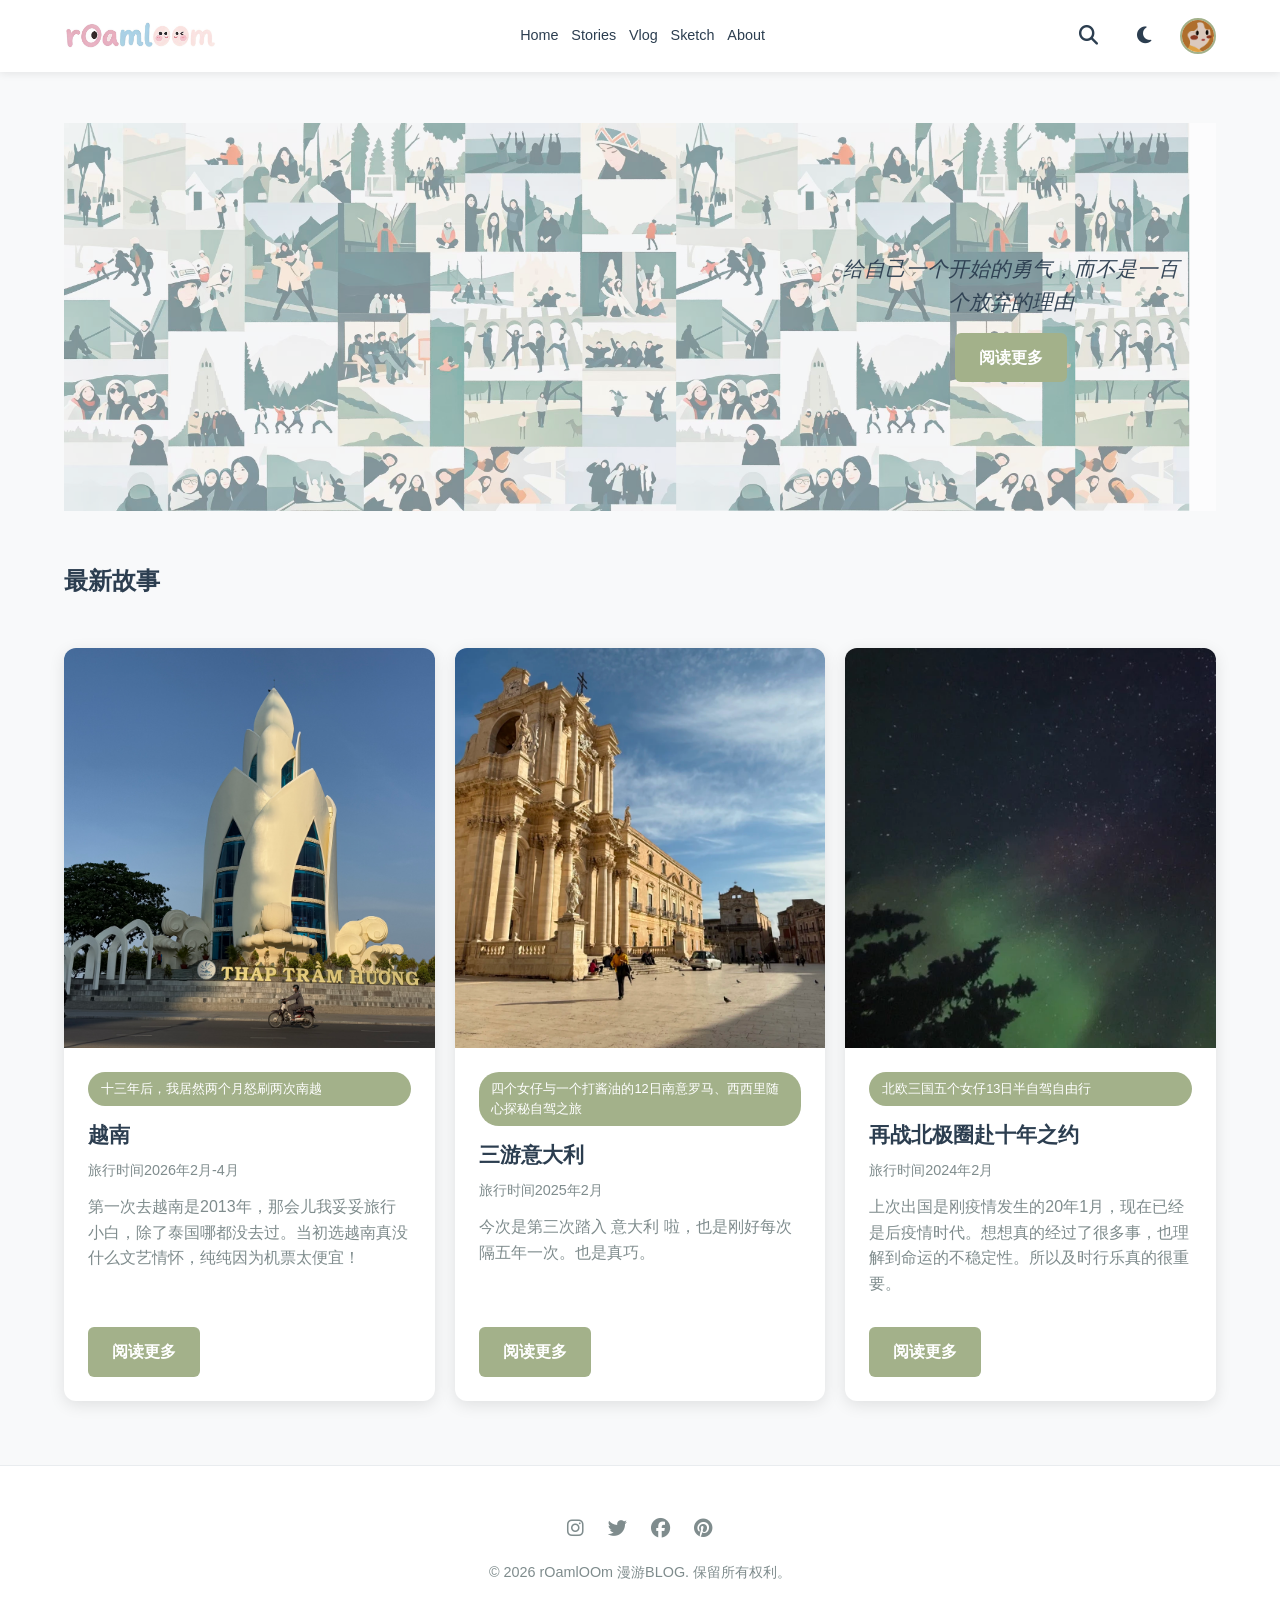
<file: index.html>
<!DOCTYPE html>
<html lang="zh-CN">

<style>
    /* ===== 网页端导航 (正常大小) ===== */
    @media (min-width: 769px) {
        .nav-menu {
            display: flex;
            list-style: none;
            gap: 2rem;
            margin: 0;
            padding: 0;
        }
        
        .nav-menu a {
            font-family: 'Comic Sans MS', 'Chalkboard SE', '幼圆', 'Yuanti SC', cursive, sans-serif;
            font-size: 1.3rem;
            font-weight: 500;
            color: var(--text-primary);
            text-decoration: none;
            padding: 0.5rem 0.8rem;
            transition: all 0.2s ease;
            border-radius: 30px;
            display: inline-block;
        }
        
        .nav-menu a:hover {
            color: var(--accent-main);
            background: rgba(163, 177, 138, 0.1);
            transform: translateY(-2px);
        }
        
        .logo img {
            height: 40px;
        }
        
        .nav-avatar {
            width: 36px;
            height: 36px;
        }
        
        .nav-btn {
            font-size: 1.2rem;
            width: 40px;
            height: 40px;
        }
    }
    
    /* ===== Banner 容器（彻底无底色） ===== */
    .hero-banner-box {
        position: relative;
        width: 100%;
        max-height: 450px;
        aspect-ratio: 16 / 7;
        border-radius: 16px;
        overflow: hidden;
        background: none !important; /* 彻底去除容器一切底色 */
        box-shadow: none !important;
    }

    /* 照片：100% 完整显示（不裁剪、不变形） */
    .hero-banner-img {
        width: 100%;
        height: 100%;
        object-fit: contain; /* 保证整张照片完整显示，绝不裁切 */
        object-position: center;
        display: block;
        opacity: 50%; 
        background: none !important;
    }

    /* 左侧 4/5 区域 */
    .hero-banner-left-4-5 {
        position: absolute;
        top: 0;
        left: 0;
        width: 80%;
        height: 100%;
        z-index: 1;
        pointer-events: none;
    }

    /* 右侧 1/5 区域：悬停变半透明背景 + 图标 */
    .hero-banner-right-1-5-hover {
        position: absolute;
        top: 0;
        right: 0;
        width: 35%;
        height: 100%;
        z-index: 2;
        display: flex;
        align-items: center;
        justify-content: center;
        background: transparent;
        color: rgba(255, 255, 255, 0);
        font-size: 1.8rem;
        cursor: pointer;
        transition: all 0.3s ease;
    }

    .hero-banner-right-1-5-hover:hover {
        background: rgba(0, 0, 0, 0.2);
        color: rgba(255, 255, 255, 0.95);
    }

    /* 照片右侧叠加显示的文字和按钮（保持不透明，清晰可见） */
    .hero-overlay-content {
        position: absolute;
        right: 25px;
        top: 50%;
        transform: translateY(-50%);
        max-width: 360px;
        width: 32%;
        z-index: 3;
        background: transparent !important;
        padding: 10px;
        color: var(--text-primary, #333); /* 智能兼容深浅色的文本 */
    }

    .hero-overlay-content p {
        font-size: 1.1rem; 
        font-style: italic; 
        margin-bottom: 14px; 
        line-height: 1.6; 
        font-weight: 500;
    }

    /* ===== 卡片图片高度翻倍效果 ===== */
    .stories-preview .card-image {
        height: 400px !important;
        object-fit: cover;
        width: 100%;
    }
    
    /* ===== 手机端适配 ===== */
    @media (max-width: 768px) {
        nav {
            display: flex;
            flex-wrap: wrap;
            align-items: center;
            justify-content: space-between;
            padding: 10px 0;
        }
        
        .logo img {
            height: 32px !important;
        }
        
        .nav-avatar {
            width: 32px !important;
            height: 32px !important;
        }
        
        .nav-actions {
            display: flex;
            gap: 8px;
            order: 2;
        }
        
        .nav-btn {
            font-size: 1.1rem !important;
            width: 36px !important;
            height: 36px !important;
        }
        
        .nav-menu {
            display: flex !important;
            flex-direction: row !important;
            flex-wrap: wrap !important;
            justify-content: center !important;
            align-items: center !important;
            gap: 8px !important;
            width: 100%;
            order: 3;
            margin-top: 12px;
            padding: 5px 0;
        }
        
        .nav-menu li {
            margin: 0 !important;
        }
        
        .nav-menu a {
            font-family: 'Comic Sans MS', 'Chalkboard SE', '幼圆', cursive, sans-serif;
            font-size: 1rem !important;
            padding: 6px 15px !important;
            white-space: nowrap;
            background: var(--bg-secondary);
            border: 1px solid var(--border-color);
            box-shadow: var(--shadow-sm);
            text-decoration: none;
            border-radius: 30px;
        }
        
        .nav-menu a:hover {
            background: var(--accent-main);
            color: white;
            transform: translateY(-2px);
        }
        
        .hero-banner-box {
            aspect-ratio: 16 / 9 !important;
            max-height: none !important;
            background: none !important;
        }

        .hero-overlay-content {
            width: auto !important;
            max-width: 90% !important;
            right: 50% !important;
            bottom: 12px !important;
            top: auto !important;
            transform: translateX(50%) !important;
            text-align: center;
            padding: 5px !important;
            background: transparent !important;
        }

        .hero-overlay-content p {
            font-size: 0.85rem !important;
            margin-bottom: 8px !important;
            line-height: 1.4 !important;
        }

        .hero-overlay-content .btn-read {
            font-size: 0.8rem !important;
            padding: 4px 14px !important;
        }

        .stories-row {
            flex-direction: column !important;
        }
        
        .stories-preview .card-image {
            height: 250px !important;
        }
    }
    
    @media (max-width: 480px) {
        .nav-menu a {
            font-size: 0.9rem !important;
            padding: 5px 12px !important;
        }
        
        .logo img {
            height: 28px !important;
        }
        
        .nav-avatar {
            width: 28px !important;
            height: 28px !important;
        }
        
        .nav-btn {
            font-size: 1rem !important;
            width: 32px !important;
            height: 32px !important;
        }
    }
</style>
    
<head>
    <meta charset="UTF-8">
    <meta name="viewport" content="width=device-width, initial-scale=1.0">
    <meta name="description" content="漫游BLOG - 旅行故事和足迹">
    <title>Home - 漫游BLOG</title>
    <link rel="stylesheet" href="css/style.css">
    <link rel="stylesheet" href="https://cdnjs.cloudflare.com/ajax/libs/font-awesome/6.4.0/css/all.min.css">
</head>
<body>
    <!-- Header -->
    <header>
        <div class="container">
            <nav>
                <!-- Logo with Image -->
                <div class="logo">
                    <img src="images/about/logo.jpg" auto=format&fit=crop&w=100&q=80" alt="rOamlOOm Logo" style="height: 40px;">
                </div>

                <ul class="nav-menu">
                    <li><a href="index.html">Home</a></li>
                    <li><a href="stories.html">Stories</a></li>
                    <li><a href="vlog.html">Vlog</a></li>
                    <li><a href="sketch.html">Sketch</a></li>
                    <li><a href="about.html">About</a></li>
                </ul>

                <div class="nav-actions">
                    <button class="nav-btn" id="search-toggle" title="搜索">
                        <i class="fas fa-search"></i>
                    </button>
                    <button class="nav-btn" id="theme-toggle" title="切换主题">
                        <i class="fas fa-moon"></i>
                    </button>
                    <img src="images/about/me.jpeg" auto=format&fit=crop&w=100&q=80" alt="个人头像" class="nav-avatar" title="个人头像">
                </div>
            </nav>
        </div>
    </header>

    <!-- Hero Banner -->
    <section class="hero" style="min-height: auto; padding: 20px 0; background: none;">
        <div class="container">
            <div class="hero-banner-box">
                <!-- 100% 完整显示且保持 30% 透明度的照片 -->
                <img src="images/about/indexcover.jpg" alt="Banner Image" class="hero-banner-img">
                
                <!-- 左侧 4/5 区域：永远 100% 透明 -->
                <div class="hero-banner-left-4-5"></div>

                <!-- 右侧 1/5 区域：悬停变 20% 背景透明度 + 图标 -->
                <div class="hero-banner-right-1-5-hover" title="查看详情">
                    <i class="fas fa-arrow-right"></i>
                </div>

                <!-- 照片右侧直接显示的文字与按钮 -->
                <div class="hero-overlay-content">
                    <p>
                        给自己一个开始的勇气，而不是一百个放弃的理由
                    </p>
                    <a href="stories.html" class="btn-read">阅读更多</a>
                </div>
            </div>
        </div>
    </section>

    <!-- Main Content -->
    <main class="container">
        <section class="stories-preview" style="width: 100%;">
            <h2 style="margin-bottom: 1.5rem;">最新故事</h2>
            
            <div class="stories-row" style="display: flex; gap: 20px;">
                <div class="card" style="flex: 1; margin: 0; display: flex; flex-direction: column;">
                    <img src="images/vitnam/vitnam10.jpg" alt="越南" class="card-image">
                    <div class="card-content" style="display: flex; flex-direction: column; flex: 1;">
                        <span class="card-tag">十三年后，我居然两个月怒刷两次南越</span>
                        <h3 class="card-title">越南</h3>
                        <p class="card-meta">旅行时间2026年2月-4月 </p>
                        <p class="card-description" style="flex: 1;">第一次去越南是2013年，那会儿我妥妥旅行小白，除了泰国哪都没去过。当初选越南真没什么文艺情怀，纯纯因为机票太便宜！</p>
                        <a href="post/vitnam.html" class="btn-read" style="align-self: flex-start; margin-top: 15px;">阅读更多</a>
                    </div>
                </div>

                <div class="card" style="flex: 1; margin: 0; display: flex; flex-direction: column;">
                    <img src="images/italy3/images.jpg" auto=format&fit=crop&w=600&q=80" alt="意大利" class="card-image">
                    <div class="card-content" style="display: flex; flex-direction: column; flex: 1;">
                        <span class="card-tag">四个女仔与一个打酱油的12日南意罗马、西西里随心探秘自驾之旅</span>
                        <h3 class="card-title">三游意大利</h3>
                        <p class="card-meta">旅行时间2025年2月</p>
                        <p class="card-description" style="flex: 1;">今次是第三次踏入 意大利 啦，也是刚好每次隔五年一次。也是真巧。</p>
                        <a href="post/italy3-trip.html" class="btn-read" style="align-self: flex-start; margin-top: 15px;">阅读更多</a>
                    </div>
                </div>

                <div class="card" style="flex: 1; margin: 0; display: flex; flex-direction: column;">
                    <img src="images/norway2/images.jpg" auto=format&fit=crop&w=600&q=80" alt="挪威" class="card-image">
                    <div class="card-content" style="display: flex; flex-direction: column; flex: 1;">
                        <span class="card-tag">北欧三国五个女仔13日半自驾自由行</span>
                        <h3 class="card-title">再战北极圈赴十年之约</h3>
                        <p class="card-meta">旅行时间2024年2月</p>
                        <p class="card-description" style="flex: 1;">上次出国是刚疫情发生的20年1月，现在已经是后疫情时代。想想真的经过了很多事，也理解到命运的不稳定性。所以及时行乐真的很重要。</p>
                        <a href="post/norway2-trip.html" class="btn-read" style="align-self: flex-start; margin-top: 15px;">阅读更多</a>
                    </div>
                </div>
            </div>
        </section>
    </main>

    <!-- Search Modal -->
    <div class="search-modal" id="search-modal">
        <div class="search-modal-content">
            <input type="text" class="search-input" id="search-input" placeholder="搜索故事、城市...">
            <div class="search-results" id="search-results"></div>
        </div>
    </div>

    <!-- Footer -->
    <footer>
        <div class="footer-content">
            <div class="footer-links">
                <a href="#" title="Instagram"><i class="fab fa-instagram"></i></a>
                <a href="#" title="Twitter"><i class="fab fa-twitter"></i></a>
                <a href="#" title="Facebook"><i class="fab fa-facebook"></i></a>
                <a href="#" title="Pinterest"><i class="fab fa-pinterest"></i></a>
            </div>
            <p class="footer-copyright">&copy; 2026 rOamlOOm 漫游BLOG. 保留所有权利。</p>
        </div>
    </footer>

    <script src="js/main.js"></script>
</body>
</html>
</file>
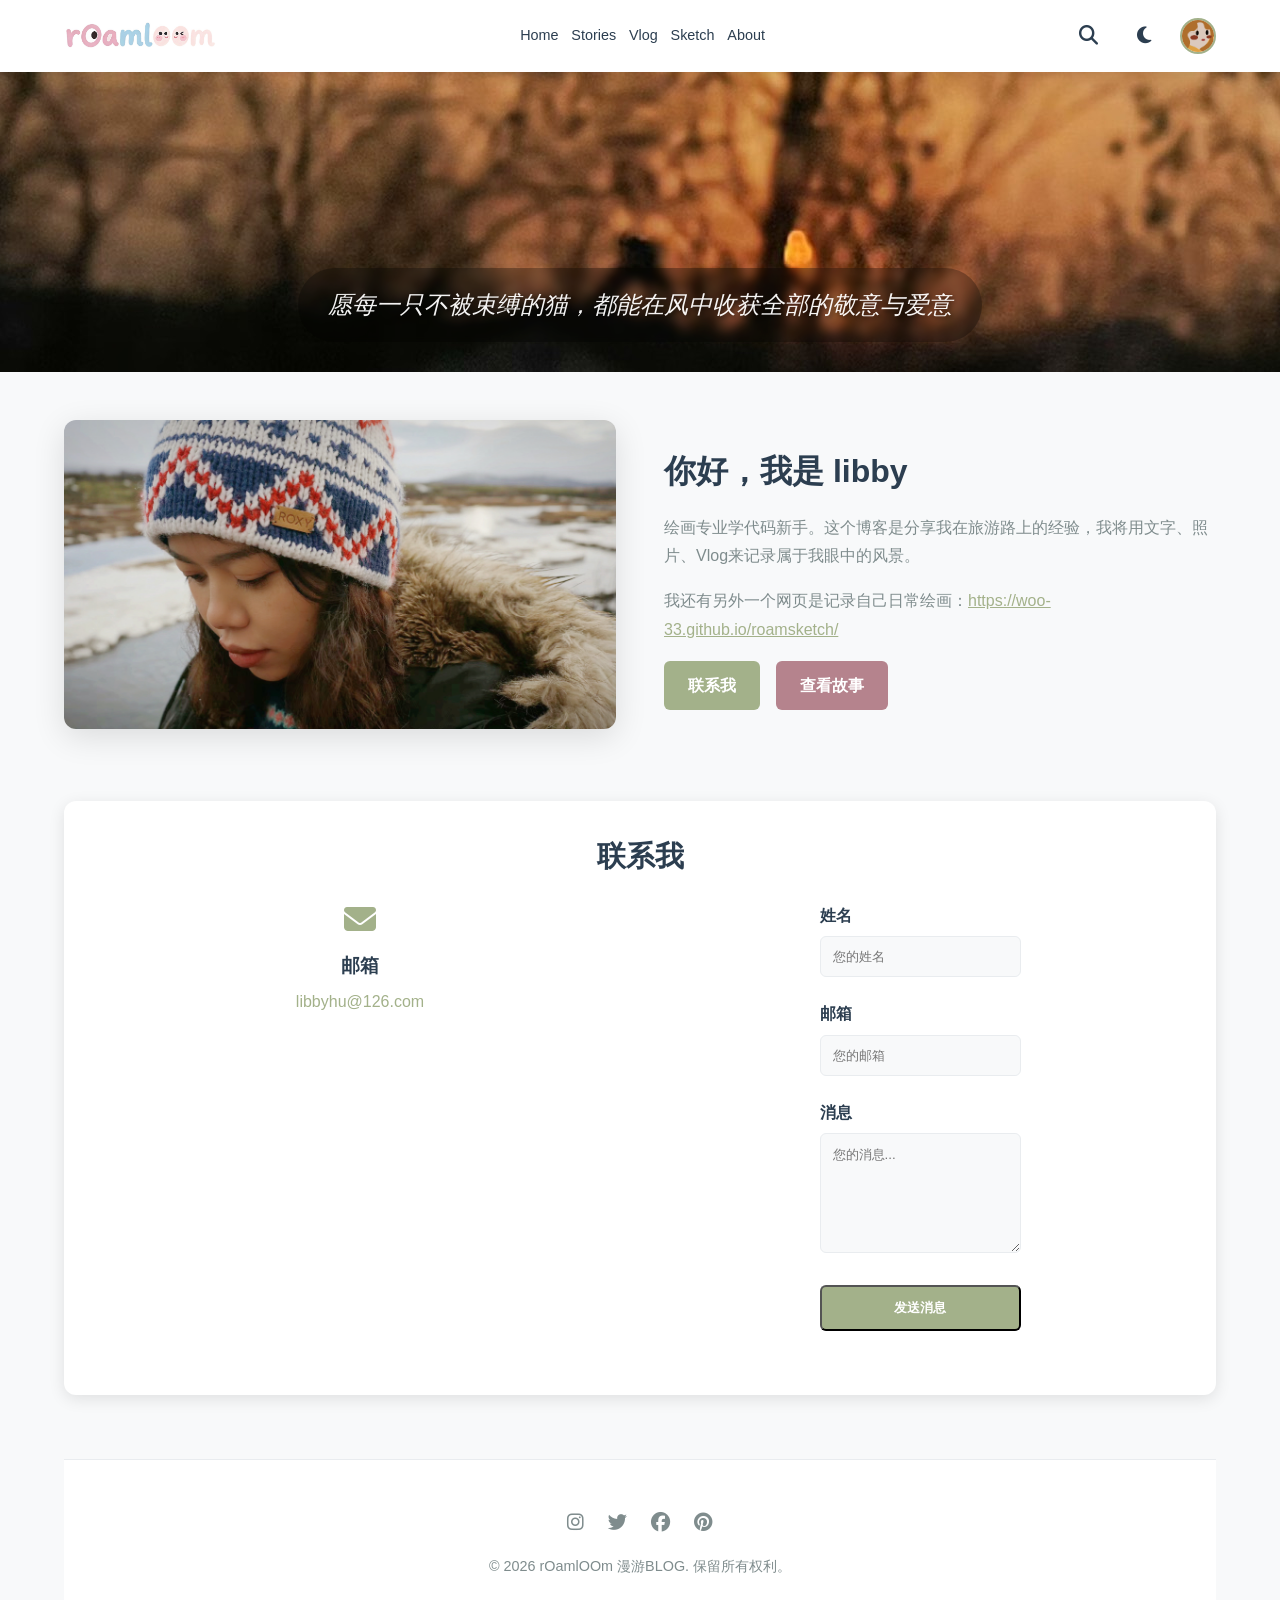
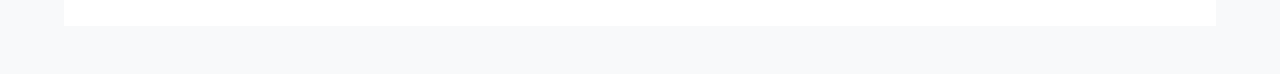
<file: about.html>
<!DOCTYPE html>
<html lang="zh-CN">

<style>
    /* ===== 网页端导航 (正常大小) ===== */
    @media (min-width: 769px) {
        .nav-menu {
            display: flex;
            list-style: none;
            gap: 2rem;
            margin: 0;
            padding: 0;
        }
        
        .nav-menu a {
            font-family: 'Comic Sans MS', 'Chalkboard SE', '幼圆', 'Yuanti SC', cursive, sans-serif;
            font-size: 1.3rem;  /* 网页端正常大小 */
            font-weight: 500;
            color: var(--text-primary);
            text-decoration: none;
            padding: 0.5rem 0.8rem;
            transition: all 0.2s ease;
            border-radius: 30px;
            display: inline-block;
        }
        
        .nav-menu a:hover {
            color: var(--accent-main);
            background: rgba(163, 177, 138, 0.1);
            transform: translateY(-2px);
        }
        
        /* Logo 和头像网页端正常大小 */
        .logo img {
            height: 40px;
        }
        
        .nav-avatar {
            width: 36px;
            height: 36px;
        }
        
        .nav-btn {
            font-size: 1.2rem;
            width: 40px;
            height: 40px;
        }
    }
    
    /* ===== 手机端导航 (紧凑版) ===== */
    @media (max-width: 768px) {
        nav {
            display: flex;
            flex-wrap: wrap;
            align-items: center;
            justify-content: space-between;
            padding: 10px 0;
        }
        
        /* Logo 和头像缩小 */
        .logo img {
            height: 32px !important;
        }
        
        .nav-avatar {
            width: 32px !important;
            height: 32px !important;
        }
        
        /* 按钮组 */
        .nav-actions {
            display: flex;
            gap: 8px;
            order: 2;
        }
        
        .nav-btn {
            font-size: 1.1rem !important;
            width: 36px !important;
            height: 36px !important;
        }
        
        /* 导航菜单 - 放在第二行 */
        .nav-menu {
            display: flex !important;
            flex-direction: row !important;
            flex-wrap: wrap !important;
            justify-content: center !important;
            align-items: center !important;
            gap: 8px !important;
            width: 100%;
            order: 3;
            margin-top: 12px;
            padding: 5px 0;
        }
        
        .nav-menu li {
            margin: 0 !important;
        }
        
        .nav-menu a {
            font-family: 'Comic Sans MS', 'Chalkboard SE', '幼圆', cursive, sans-serif;
            font-size: 1rem !important;
            padding: 6px 15px !important;
            white-space: nowrap;
            background: var(--bg-secondary);
            border: 1px solid var(--border-color);
            box-shadow: var(--shadow-sm);
            text-decoration: none;
            border-radius: 30px;
        }
        
        .nav-menu a:hover {
            background: var(--accent-main);
            color: white;
            transform: translateY(-2px);
        }
        
        /* Hero 调整 */
        .hero {
            min-height: 250px !important;
            margin-top: 10px;
        }
        
        .hero p {
            font-size: 1rem !important;
            padding: 12px 20px !important;
            white-space: normal !important;
            width: 95% !important;
        }
    }
    
    /* 更小屏幕 */
    @media (max-width: 480px) {
        .nav-menu a {
            font-size: 0.9rem !important;
            padding: 5px 12px !important;
        }
        
        .logo img {
            height: 28px !important;
        }
        
        .nav-avatar {
            width: 28px !important;
            height: 28px !important;
        }
        
        .nav-btn {
            font-size: 1rem !important;
            width: 32px !important;
            height: 32px !important;
        }
        
        .hero {
            min-height: 220px !important;
        }
        
        .hero p {
            font-size: 0.9rem !important;
            padding: 10px 15px !important;
        }
    }
</style>
    
<head>
    <meta charset="UTF-8">
    <meta name="viewport" content="width=device-width, initial-scale=1.0">
    <meta name="description" content="关于我 - 漫游BLOG">
    <title>关于 - 漫游BLOG</title>
    <link rel="stylesheet" href="css/style.css">
    <link rel="stylesheet" href="https://cdnjs.cloudflare.com/ajax/libs/font-awesome/6.4.0/css/all.min.css">
</head>
<body>
    <!-- Header -->
    <header>
        <div class="container">
            <nav>
                <div class="logo">
                    <!-- 【替换说明】将下方 src 中的图片链接替换为您的 Logo 图片 URL -->
                    <img src="images/about/logo.jpg"auto=format&fit=crop&w=100&q=80" alt="rOamlOOm Logo" style="height: 40px;">
                </div>
                <ul class="nav-menu">
                    <li><a href="index.html">Home</a></li>
                    <li><a href="stories.html">Stories</a></li>
                    <li><a href="vlog.html">Vlog</a></li>
                    <li><a href="sketch.html">Sketch</a></li>
                    <li><a href="about.html">About</a></li>
                </ul>
                <div class="nav-actions">
                    <button class="nav-btn" id="search-toggle" title="搜索">
                        <i class="fas fa-search"></i>
                    </button>
                    <button class="nav-btn" id="theme-toggle" title="切换主题">
                        <i class="fas fa-moon"></i>
                    </button>
                    <!-- 【替换说明】将下方 src 中的图片链接替换为您的个人头像 URL -->
                    <img src="images/about/me.jpeg"auto=format&fit=crop&w=100&q=80" alt="个人头像" class="nav-avatar" title="个人头像">
                </div>
            </nav>
        </div>
    </header>

    <!-- Hero -->
<section class="hero" style="background-image: url('images/about/about.jpg'); background-size: cover; background-position: center; min-height: 300px; position: relative;">
    <div class="container" style="position: absolute; bottom: 30px; left: 50%; transform: translateX(-50%); text-align: center; z-index: 2; width: 90%; max-width: 900px;">
        <p style="color: white; text-shadow: 2px 2px 4px rgba(0,0,0,0.5); font-size: 1.5rem; font-style: italic; background: rgba(0,0,0,0.3); padding: 18px 30px; border-radius: 50px; backdrop-filter: blur(3px); display: inline-block; white-space: nowrap;">
            愿每一只不被束缚的猫，都能在风中收获全部的敬意与爱意
        </p>
    </div>
</section>

    <!-- Main Content -->
    <main class="container-narrow">
        <div style="margin: 3rem 0;">
            <!-- About Section -->
            <div style="display: grid; grid-template-columns: 1fr 1fr; gap: 3rem; align-items: center; margin-bottom: 4rem;">
                <div>
                    <!-- 【替换说明】修改下方 src 为您的个人照片 URL -->
                    <img src="images/about/protrail.JPG"?auto=format&fit=crop&w=600&q=80" alt="关于我" style="width: 100%; border-radius: 12px; box-shadow: var(--shadow-lg);">
                </div>
                <div>
                    <h2 style="font-size: 2rem; margin-bottom: 1rem;">你好，我是 libby</h2>
                    <p style="margin-bottom: 1rem; line-height: 1.8; color: var(--text-secondary);">
                        绘画专业学代码新手。这个博客是分享我在旅游路上的经验，我将用文字、照片、Vlog来记录属于我眼中的风景。
                    </p>
                    </p>
                    <p style="margin-bottom: 1rem; line-height: 1.8; color: var(--text-secondary);">
                        我还有另外一个网页是记录自己日常绘画：<a href="https://woo-33.github.io/roamsketch/" target="_blank" rel="noopener noreferrer" style="color: var(--accent-main); text-decoration: underline;">https://woo-33.github.io/roamsketch/</a>
                    </p>
                    
                    <div style="display: flex; gap: 1rem;">
                        <a href="#contact" class="btn-read">联系我</a>
                        <a href="stories.html" class="btn-read" style="background: var(--accent-alt);">查看故事</a>
                    </div>
                </div>
            </div>


            <!-- Contact Section -->
            <section id="contact" style="margin: 4rem 0; padding: 2rem; background: var(--bg-secondary); border-radius: 12px; box-shadow: var(--shadow-md);">
                <h2 style="font-size: 1.8rem; margin-bottom: 1.5rem; text-align: center;">联系我</h2>
                <div style="display: grid; grid-template-columns: repeat(auto-fit, minmax(250px, 1fr)); gap: 2rem; margin-bottom: 2rem;">
                    <div style="text-align: center;">
                        <i class="fas fa-envelope" style="font-size: 2rem; color: var(--accent-main); margin-bottom: 1rem;"></i>
                        <h3 style="margin-bottom: 0.5rem;">邮箱</h3>
                        <p><a href="libbyhu@126.com" style="color: var(--accent-main); text-decoration: none;">libbyhu@126.com</a></p>
                    </div>

                <!-- Contact Form -->
                <form style="max-width: 600px; margin: 0 auto;">
                    <div style="margin-bottom: 1.5rem;">
                        <label style="display: block; font-weight: 600; margin-bottom: 0.5rem;">姓名</label>
                        <input type="text" placeholder="您的姓名" style="width: 100%; padding: 0.75rem; border: 1px solid var(--border-color); border-radius: 6px; background: var(--bg-primary); color: var(--text-primary); font-family: inherit;">
                    </div>
                    <div style="margin-bottom: 1.5rem;">
                        <label style="display: block; font-weight: 600; margin-bottom: 0.5rem;">邮箱</label>
                        <input type="email" placeholder="您的邮箱" style="width: 100%; padding: 0.75rem; border: 1px solid var(--border-color); border-radius: 6px; background: var(--bg-primary); color: var(--text-primary); font-family: inherit;">
                    </div>
                    <div style="margin-bottom: 1.5rem;">
                        <label style="display: block; font-weight: 600; margin-bottom: 0.5rem;">消息</label>
                        <textarea placeholder="您的消息..." style="width: 100%; padding: 0.75rem; border: 1px solid var(--border-color); border-radius: 6px; background: var(--bg-primary); color: var(--text-primary); font-family: inherit; min-height: 120px;"></textarea>
                    </div>
                    <button type="submit" class="btn-read" style="width: 100%;">发送消息</button>
                </form>
            </section>

    <!-- Footer -->
    <footer>
        <div class="footer-content">
            <div class="footer-links">
                <a href="#" title="Instagram"><i class="fab fa-instagram"></i></a>
                <a href="#" title="Twitter"><i class="fab fa-twitter"></i></a>
                <a href="#" title="Facebook"><i class="fab fa-facebook"></i></a>
                <a href="#" title="Pinterest"><i class="fab fa-pinterest"></i></a>
            </div>
            <p class="footer-copyright">&copy; 2026 rOamlOOm 漫游BLOG. 保留所有权利。</p>
        </div>
    </footer>

    <script src="js/main.js"></script>
</body>
</html>
</file>
<file: css/style.css>
/* Global Variables */
:root {
    --bg-primary: #f8f9fa;
    --bg-secondary: #ffffff;
    --text-primary: #2c3e50;
    --text-secondary: #7f8c8d;
    --border-color: #e9ecef;
    --accent-main: #a3b18a;
    --accent-alt: #b5838d;
    --shadow-sm: 0 2px 8px rgba(0, 0, 0, 0.08);
    --shadow-md: 0 4px 16px rgba(0, 0, 0, 0.1);
    --shadow-lg: 0 8px 32px rgba(0, 0, 0, 0.12);
}

[data-theme="dark"] {
    --bg-primary: #0f1419;
    --bg-secondary: #1a1f2e;
    --text-primary: #e8eaed;
    --text-secondary: #9ca3af;
    --border-color: #2d3748;
    --accent-main: #84a59d;
    --accent-alt: #c9a87c;
    --shadow-sm: 0 2px 8px rgba(0, 0, 0, 0.3);
    --shadow-md: 0 4px 16px rgba(0, 0, 0, 0.4);
    --shadow-lg: 0 8px 32px rgba(0, 0, 0, 0.5);
}

* {
    margin: 0;
    padding: 0;
    box-sizing: border-box;
}

html {
    scroll-behavior: smooth;
}

body {
    font-family: -apple-system, BlinkMacSystemFont, 'Segoe UI', 'PingFang SC', sans-serif;
    background-color: var(--bg-primary);
    color: var(--text-primary);
    line-height: 1.6;
    transition: background-color 0.3s ease, color 0.3s ease;
}

.container {
    max-width: 1200px;
    margin: 0 auto;
    padding: 0 1.5rem;
}

.container-narrow {
    max-width: 1200px;
    margin: 0 auto;
    padding: 0 1.5rem;
}

/* Header & Navigation */
header {
    background: var(--bg-secondary);
    box-shadow: var(--shadow-sm);
    position: sticky;
    top: 0;
    z-index: 100;
}

nav {
    display: flex;
    justify-content: space-between;
    align-items: center;
    padding: 1rem 0;
}

.logo {
    display: flex;
    align-items: center;
    gap: 0.5rem;
}

.logo img {
    height: 40px;
    width: auto;
    object-fit: contain;
}

.logo-text {
    font-size: 1.2rem;
    font-weight: 700;
    color: var(--accent-main);
    letter-spacing: 1px;
}

.nav-menu {
    display: flex;
    list-style: none;
    gap: 2rem;
}

.nav-menu a {
    color: var(--text-primary);
    font-weight: 500;
    transition: color 0.3s ease;
}

.nav-menu a:hover {
    color: var(--accent-main);
}

.nav-actions {
    display: flex;
    gap: 1rem;
    align-items: center;
}

.nav-avatar {
    width: 36px;
    height: 36px;
    border-radius: 50%;
    object-fit: cover;
    cursor: pointer;
    transition: transform 0.3s ease, box-shadow 0.3s ease;
    border: 2px solid var(--accent-main);
}

.nav-avatar:hover {
    transform: scale(1.1);
    box-shadow: var(--shadow-md);
}

.nav-btn {
    background: none;
    border: none;
    color: var(--text-primary);
    font-size: 1.2rem;
    cursor: pointer;
    transition: color 0.3s ease;
}

.nav-btn:hover {
    color: var(--accent-main);
}

/* Hero Section */
.hero {
    background: linear-gradient(135deg, var(--accent-main), #5b8fb8);
    color: white;
    padding: 6rem 0;
    text-align: center;
}

.hero h1 {
    font-size: 3.5rem;
    margin-bottom: 1rem;
    font-weight: 700;
}

.hero p {
    font-size: 1.3rem;
    opacity: 0.95;
}

/* Stories Section - Divider */
.stories-divider {
    display: grid;
    grid-template-columns: 1fr 1fr;
    gap: 2rem;
    margin: 3rem 0;
}

.stories-section {
    display: flex;
    flex-direction: column;
    gap: 2rem;
}

.stories-section-title {
    font-size: 1.5rem;
    font-weight: 700;
    color: var(--accent-main);
    margin-bottom: 1rem;
    padding-bottom: 1rem;
    border-bottom: 2px solid var(--accent-main);
}

/* Footprints Section (Home Page) */
.footprints-section {
    display: grid;
    grid-template-columns: 300px 1fr;
    gap: 3rem;
    margin: 3rem 0;
    align-items: start;
}

.footprints-list {
    background: var(--bg-secondary);
    padding: 2rem;
    border-radius: 12px;
    box-shadow: var(--shadow-md);
    position: sticky;
    top: 100px;
}

.footprints-list h3 {
    font-size: 1.2rem;
    margin-bottom: 1.5rem;
    color: var(--accent-main);
}

.footprints-category {
    margin-bottom: 2rem;
}

.footprints-category h4 {
    font-size: 0.85rem;
    text-transform: uppercase;
    letter-spacing: 1px;
    color: var(--text-secondary);
    margin-bottom: 1rem;
    font-weight: 600;
}

.footprints-list ul {
    list-style: none;
}

.footprints-list li {
    margin-bottom: 0.75rem;
}

.footprints-list a {
    display: inline-flex;
    align-items: center;
    gap: 0.5rem;
    color: var(--text-primary);
    text-decoration: none;
    border-bottom: 1px solid transparent;
    transition: all 0.3s ease;
    font-size: 0.95rem;
}

.footprints-list a:hover {
    color: var(--accent-main);
    border-bottom-color: var(--accent-main);
    padding-left: 0.5rem;
}

.stories-preview {
    display: flex;
    flex-direction: column;
    gap: 1.5rem;
}

/* Grid & Cards */
.grid {
    display: grid;
    grid-template-columns: repeat(auto-fill, minmax(300px, 1fr));
    gap: 2rem;
}

.card {
    background: var(--bg-secondary);
    border-radius: 12px;
    overflow: hidden;
    box-shadow: var(--shadow-md);
    transition: transform 0.3s ease, box-shadow 0.3s ease;
}

.card:hover {
    transform: translateY(-8px);
    box-shadow: var(--shadow-lg);
}

.card-image {
    width: 100%;
    height: 150px;
    object-fit: cover;
}

.card-content {
    padding: 1.5rem;
}

.card-tag {
    display: inline-block;
    background: var(--accent-main);
    color: white;
    padding: 0.4rem 0.8rem;
    border-radius: 20px;
    font-size: 0.8rem;
    margin-bottom: 0.75rem;
}

.card-title {
    font-size: 1.3rem;
    margin-bottom: 0.5rem;
    color: var(--text-primary);
}

.card-meta {
    font-size: 0.9rem;
    color: var(--text-secondary);
    margin-bottom: 0.75rem;
}

.card-description {
    color: var(--text-secondary);
    margin-bottom: 1rem;
}

.btn-read {
    display: inline-block;
    background: var(--accent-main);
    color: white;
    padding: 0.75rem 1.5rem;
    border-radius: 6px;
    font-weight: 600;
    transition: background 0.3s ease;
    text-decoration: none;
}

.btn-read:hover {
    background: var(--accent-alt);
}

/* Stories Page */
.stories-grid {
    display: grid;
    grid-template-columns: repeat(auto-fill, minmax(280px, 1fr));
    gap: 2rem;
    margin: 3rem 0;
}

.story-card {
    background: var(--bg-secondary);
    border-radius: 12px;
    overflow: hidden;
    box-shadow: var(--shadow-md);
    transition: transform 0.3s ease;
}

.story-card:hover {
    transform: translateY(-8px);
    box-shadow: var(--shadow-lg);
}

.story-card-image {
    width: 100%;
    height: 180px;
    object-fit: cover;
}

.story-card-content {
    padding: 1.5rem;
}

.story-card-title {
    font-size: 1.2rem;
    margin-bottom: 0.5rem;
    color: var(--text-primary);
}

.story-card-meta {
    font-size: 0.85rem;
    color: var(--text-secondary);
    margin-bottom: 0.75rem;
}

.story-card-tag {
    display: inline-block;
    background: var(--accent-main);
    color: white;
    padding: 0.3rem 0.6rem;
    border-radius: 4px;
    font-size: 0.75rem;
}

/* Gallery */
.gallery-grid {
    display: grid;
    grid-template-columns: repeat(4, 1fr);  /* 固定一行4列 */
    gap: 1rem;
    margin: 2rem 0;
}

.gallery-item {
    position: relative;
    overflow: hidden;
    border-radius: 8px;
    cursor: pointer;
    aspect-ratio: 1;
}

.gallery-item img {
    width: 100%;
    height: 100%;
    object-fit: cover;
    transition: transform 0.3s ease;
}

.gallery-item:hover img {
    transform: scale(1.1);
}

/* Lightbox */
.lightbox {
    display: none;
    position: fixed;
    top: 0;
    left: 0;
    width: 100%;
    height: 100%;
    background: rgba(0, 0, 0, 0.9);
    z-index: 1000;
    justify-content: center;
    align-items: center;
}

.lightbox.active {
    display: flex;
}

.lightbox-content {
    position: relative;
    max-width: 90%;
    max-height: 90%;
}

.lightbox-image {
    width: 100%;
    height: 100%;
    object-fit: contain;
}

.lightbox-close {
    position: absolute;
    top: 20px;
    right: 20px;
    font-size: 2rem;
    color: white;
    cursor: pointer;
    background: none;
    border: none;
}

.lightbox-nav {
    position: absolute;
    top: 50%;
    transform: translateY(-50%);
    background: rgba(255, 255, 255, 0.2);
    color: white;
    border: none;
    font-size: 2rem;
    padding: 1rem;
    cursor: pointer;
}

.lightbox-prev {
    left: 20px;
}

.lightbox-next {
    right: 20px;
}

/* Search Modal */
.search-modal {
    display: none;
    position: fixed;
    top: 0;
    left: 0;
    width: 100%;
    height: 100%;
    background: rgba(0, 0, 0, 0.7);
    z-index: 999;
    justify-content: center;
    align-items: center;
}

.search-modal.active {
    display: flex;
}

.search-modal-content {
    background: var(--bg-secondary);
    padding: 2rem;
    border-radius: 12px;
    width: 90%;
    max-width: 500px;
    box-shadow: var(--shadow-lg);
}

.search-input {
    width: 100%;
    padding: 1rem;
    border: 1px solid var(--border-color);
    border-radius: 8px;
    font-size: 1rem;
    background: var(--bg-primary);
    color: var(--text-primary);
    margin-bottom: 1rem;
}

.search-input:focus {
    outline: none;
    border-color: var(--accent-main);
}

.search-results {
    max-height: 400px;
    overflow-y: auto;
}

.search-result-item {
    padding: 1rem;
    border-bottom: 1px solid var(--border-color);
    cursor: pointer;
    transition: background 0.3s ease;
}

.search-result-item:hover {
    background: var(--bg-primary);
}

/* Article Page */
.article-hero {
    background-size: cover;
    background-position: center;
    height: 400px;
    display: flex;
    align-items: flex-end;
    padding: 3rem 0;
    position: relative;
}

.article-hero::before {
    content: '';
    position: absolute;
    top: 0;
    left: 0;
    right: 0;
    bottom: 0;
    background: rgba(0, 0, 0, 0.4);
}

.article-hero-content {
    position: relative;
    z-index: 2;
    color: white;
    width: 100%;
}

.article-hero h1 {
    font-size: 2.5rem;
    margin-bottom: 1rem;
}

.article-body {
    background: var(--bg-secondary);
    padding: 3rem;
    margin: 2rem 0;
    border-radius: 12px;
    box-shadow: var(--shadow-md);
}

.article-content {
    max-width: 800px;
    margin: 0 auto;
}

.article-content h2 {
    font-size: 1.8rem;
    margin: 2rem 0 1rem 0;
}

.article-content h3 {
    font-size: 1.3rem;
    margin: 1.5rem 0 0.8rem 0;
}

.article-content p {
    margin-bottom: 1.5rem;
    line-height: 1.8;
}

.article-gallery {
    display: grid;
    grid-template-columns: repeat(auto-fit, minmax(300px, 1fr));
    gap: 1.5rem;
    margin: 2rem 0;
}

.article-gallery img {
    width: 100%;
    height: 300px;
    object-fit: cover;
    border-radius: 8px;
}

.video-embed {
    position: relative;
    padding-bottom: 56.25%;
    height: 0;
    overflow: hidden;
    margin: 2rem 0;
    border-radius: 8px;
}

.video-embed iframe {
    position: absolute;
    top: 0;
    left: 0;
    width: 100%;
    height: 100%;
    border: none;
}

.video-grid {
    display: grid;
    grid-template-columns: repeat(4, 1fr);
    gap: 25px;
    margin: 3rem 0;
}

.video-item {
    background: var(--bg-secondary);
    border-radius: 12px;
    overflow: hidden;
    box-shadow: var(--shadow-md);
    transition: transform 0.3s ease;
}

.video-item:hover {
    transform: translateY(-5px);
}

.video-thumbnail {
    width: 100%;
    height: 220px;  /* 固定高度，比原来的180px大 */
    background: #000;
    overflow: hidden;
}

.video-thumbnail video {
    width: 100%;
    height: 100%;
    object-fit: cover;  /* 用cover填满整个框，确保没有黑边 */
    display: block;
}

.video-info {
    padding: 15px;
}

.video-info h3 {
    font-size: 1.1rem;
    margin-bottom: 8px;
    color: var(--text-primary);
    line-height: 1.4;
    /* 限制标题最多两行，保持统一高度 */
    display: -webkit-box;
    -webkit-line-clamp: 2;
    -webkit-box-orient: vertical;
    overflow: hidden;
    min-height: 3em;
}

.video-info p {
    color: var(--text-secondary);
    font-size: 0.9rem;
    margin: 0;
}

/* 响应式：屏幕变小时调整列数 */
@media (max-width: 992px) {
    .video-grid {
        grid-template-columns: repeat(3, 1fr);
    }
}

@media (max-width: 768px) {
    .video-grid {
        grid-template-columns: repeat(2, 1fr);
    }
    .video-thumbnail {
        height: 200px;
    }
}

@media (max-width: 480px) {
    .video-grid {
        grid-template-columns: 1fr;
    }
    .video-thumbnail {
        height: 240px;  /* 手机上稍微大一点 */
    }
}


/* Footer */
footer {
    background: var(--bg-secondary);
    border-top: 1px solid var(--border-color);
    padding: 3rem 0;
    margin-top: 4rem;
}

.footer-content {
    max-width: 1200px;
    margin: 0 auto;
    text-align: center;
}

.footer-links {
    display: flex;
    justify-content: center;
    gap: 1.5rem;
    margin-bottom: 1rem;
}

.footer-links a {
    font-size: 1.2rem;
    color: var(--text-secondary);
    transition: color 0.3s ease;
}

.footer-links a:hover {
    color: var(--accent-main);
}

.footer-copyright {
    color: var(--text-secondary);
    font-size: 0.9rem;
}

/* Responsive */
@media (max-width: 768px) {
    .hero h1 {
        font-size: 2rem;
    }

    .footprints-section {
        grid-template-columns: 1fr;
        gap: 2rem;
    }

    .footprints-list {
        position: static;
    }

    .grid,
    .stories-grid,
    .video-grid {
        grid-template-columns: 1fr;
    }

    .nav-menu {
        gap: 1rem;
        font-size: 0.9rem;
    }
}

@media (max-width: 768px) {
    .gallery-grid {
        grid-template-columns: repeat(5, 1fr);
        gap: 0.8rem;
    }

  .nav-menu {
    flex-direction: column;
  }
}
    .nav-menu {
        display: flex;  /* 改成 flex，让菜单显示 */
        flex-wrap: wrap;  /* 允许换行 */
        justify-content: center;  /* 居中 */
        gap: 0.8rem;  /* 减小间距 */
    }
    
    .nav-menu li {
        margin: 0;
    }
    
    .nav-menu a {
        font-size: 0.9rem;  /* 字体小一点 */
        padding: 0.3rem 0;  /* 减少内边距 */
    }
}
    .hero h1 {
        font-size: 1.5rem;
    }

    .gallery-grid {
        grid-template-columns: repeat(2, 1fr);
        gap: 1rem;
    }
}
/* ===== 文章左侧目录（TOC） ===== */
.article-layout {
  display: flex;
  gap: 40px;
  align-items: flex-start;
}

.article-toc {
  width: 230px;
  position: sticky;
  top: 100px;
  height: fit-content;

  background: rgba(255, 235, 150, 0.08);
  border: 1px solid rgba(255, 200, 0, 0.3);
  border-radius: 12px;
  padding: 16px;
  backdrop-filter: blur(6px); /* 毛玻璃效果 */
}

.article-toc ul {
  list-style: none;
  padding: 0;
}

.article-toc a {
  text-decoration: none;
  color: #666;
  font-size: 14px;
  padding: 6px 8px;
  border-radius: 6px;
  transition: all 0.2s ease;
}

.article-toc a:hover {
  background: rgba(255, 200, 0, 0.25);
  color: #000;
  transform: translateX(3px); /* 微微右移 */
}

.article-toc a::before {
  content: "👉";
  margin-right: 6px;
}

.article-content {
  flex: 1;
  min-width: 0;
}
.article-content h2 {
  scroll-margin-top: 100px;
}

.image-caption-corner {
    position: absolute;
    bottom: 10px;
    left: 10px;
    background: rgba(0,0,0,0.6);
    color: white;
    padding: 4px 8px;

    /* 移动端优化 */
@media (max-width: 768px) {
    /* 让足迹部分变成上下排列 */
    .footprints-section {
        grid-template-columns: 1fr !important;
        gap: 1rem !important;
    }

    /* 左侧列表变成横向滚动或网格 */
    .footprints-list {
        position: static !important;
        width: 100% !important;
        padding: 1rem !important;
    }

    /* 让国家列表横向排列 */
    .footprints-category ul {
        display: flex;
        flex-wrap: wrap;
        gap: 10px;
    }

    .footprints-category li {
        margin-bottom: 0;
    }

    .footprints-category a {
        display: inline-block;
        background: var(--bg-secondary);
        padding: 8px 16px;
        border-radius: 30px;
        border: 1px solid var(--border-color);
        font-size: 0.9rem;
    }

    /* 卡片图片在手机上调整 */
    .card-image {
        height: 250px;
    }

    /* Hero 文字在手机上不换行问题 */
    .hero p {
        white-space: normal !important;
        font-size: 1.2rem !important;
        padding: 15px 20px !important;
        width: 95% !important;
    }
}

/* 小屏幕手机 */
@media (max-width: 480px) {
    .hero p {
        font-size: 1rem !important;
        padding: 12px 15px !important;
    }

    .footprints-category ul {
        gap: 8px;
    }

    .footprints-category a {
        padding: 6px 12px;
        font-size: 0.8rem;
    }
}
    border-radius: 4px;
    font-size: 0.7rem;
    opacity: 0.8;
}
</file>
